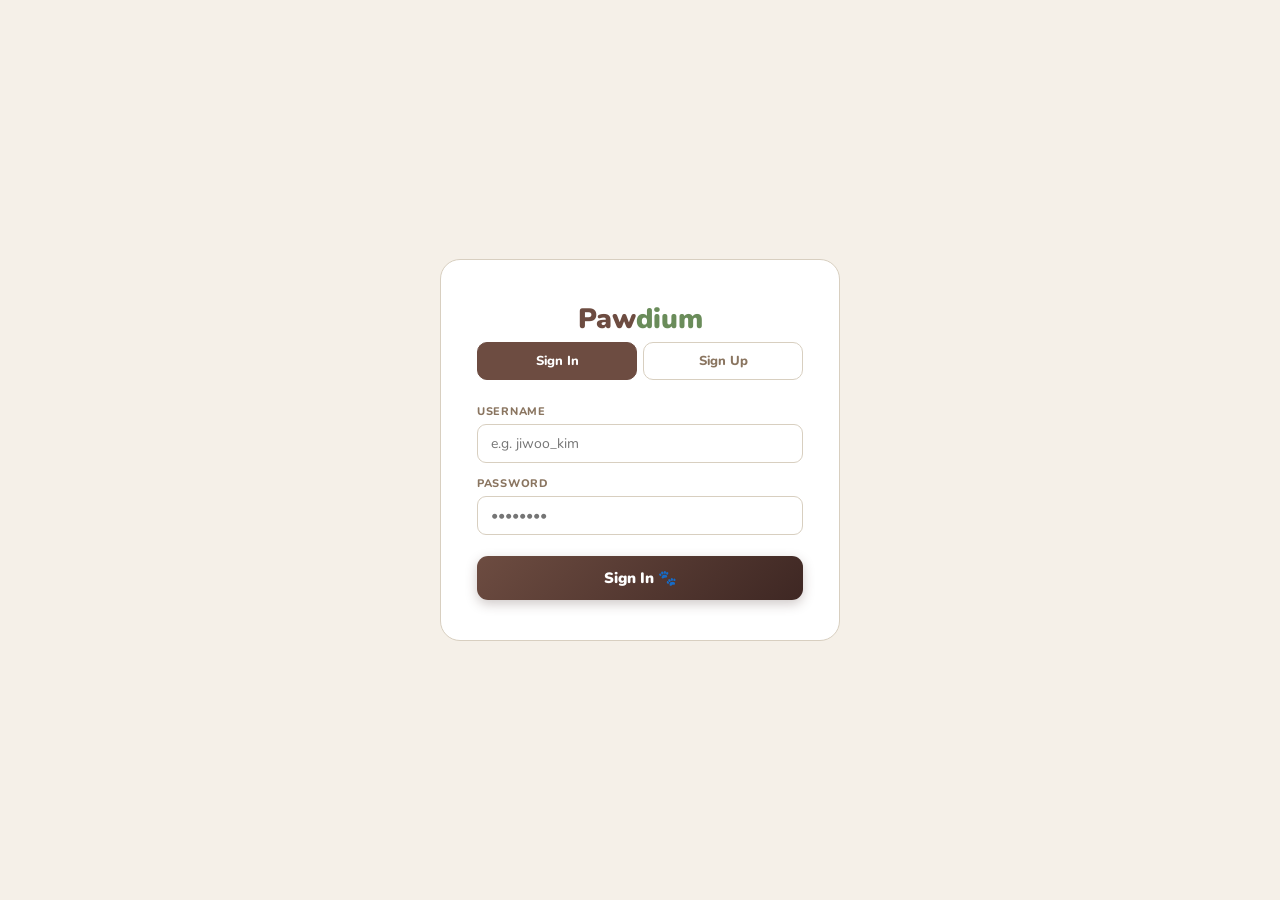
<file: static/login.html>
<!DOCTYPE html>
<html lang="en">
<head>
  <meta charset="UTF-8"/>
  <meta name="viewport" content="width=device-width, initial-scale=1.0"/>
  <title>Paw<span>dium</span> — Welcome Back</title>
  <link href="https://fonts.googleapis.com/css2?family=Nunito:wght@400;600;700;800;900&display=swap" rel="stylesheet"/>
  <link rel="stylesheet" href="/static/style.css"/>
  <style>
    .login-wrap{
      min-height:100vh;
      display:flex;
      align-items:center;
      justify-content:center;
      background:var(--bg);
    }
    .login-box{
      background:#fff;
      border:1.5px solid var(--border);
      border-radius:20px;
      padding:40px 36px;
      width:100%;
      max-width:400px;
    }
    .login-logo{
      font-size:28px;
      font-weight:900;
      color:var(--brand);
      text-align:center;
      margin-bottom:4px;
    }
    .login-logo span{color:var(--brand2)}
    .login-sub{
      text-align:center;
      font-size:13px;
      color:var(--muted);
      margin-bottom:28px;
    }
    .tab-row{
      display:grid;
      grid-template-columns:1fr 1fr;
      gap:6px;
      margin-bottom:24px;
    }
    .tab-btn{
      padding:9px;
      border-radius:10px;
      border:1.5px solid var(--border);
      background:#fff;
      font-size:13px;
      font-weight:800;
      cursor:pointer;
      font-family:'Nunito',sans-serif;
      color:var(--muted);
      transition:all .15s;
    }
    .tab-btn.active{
      background:var(--brand);
      color:#fff;
      border-color:var(--brand);
    }
    .error-msg{
      background:#fff0f0;
      border:1px solid #ffb3b3;
      border-radius:9px;
      padding:9px 12px;
      font-size:12px;
      font-weight:700;
      color:var(--brand);
      margin-bottom:12px;
      display:none;
    }
    .error-msg.show{display:block}
    .success-msg{
      background:#f0fdf4;
      border:1px solid #86efac;
      border-radius:9px;
      padding:9px 12px;
      font-size:12px;
      font-weight:700;
      color:#166534;
      margin-bottom:12px;
      display:none;
    }
    .success-msg.show{display:block}
  </style>
</head>
<body>

<div class="login-wrap">
  <div class="login-box">

    <div class="login-logo">Paw<span>dium</span></div>
    

    <div class="tab-row">
      <button class="tab-btn active" onclick="switchTab('login')">Sign In</button>
      <button class="tab-btn" onclick="switchTab('register')">Sign Up</button>
    </div>

    <div class="error-msg" id="error-msg"></div>
    <div class="success-msg" id="success-msg"></div>

    <!-- LOGIN FORM -->
    <div id="form-login">
      <div class="field">
        <label>Username</label>
        <input id="l-user" placeholder="e.g. jiwoo_kim" autocomplete="username"/>
      </div>
      <div class="field">
        <label>Password</label>
        <input id="l-pass" type="password" placeholder="••••••••" autocomplete="current-password"/>
      </div>
      <button class="submit-btn" onclick="handleLogin()" style="margin-top:8px">
        Sign In 🐾
      </button>
    </div>

    <!-- REGISTER FORM -->
    <div id="form-register" style="display:none">
      <div class="field">
        <label>Username</label>
        <input id="r-user" placeholder="e.g. jiwoo_kim" autocomplete="username"/>
      </div>
      <div class="field">
        <label>Password</label>
        <input id="r-pass" type="password" placeholder="••••••••" autocomplete="new-password"/>
      </div>
      <div class="field">
        <label>Confirm Password</label>
        <input id="r-pass2" type="password" placeholder="••••••••" autocomplete="new-password"/>
      </div>
      <button class="submit-btn" onclick="handleRegister()" style="margin-top:8px">
        Create Account 🚀
      </button>
    </div>

  </div>
</div>

<script>
function switchTab(tab) {
  document.querySelectorAll('.tab-btn').forEach((b, i) => {
    b.classList.toggle('active', (tab === 'login' && i === 0) || (tab === 'register' && i === 1));
  });
  document.getElementById('form-login').style.display    = tab === 'login'    ? 'block' : 'none';
  document.getElementById('form-register').style.display = tab === 'register' ? 'block' : 'none';
  clearMessages();
}

function showError(msg) {
  const el = document.getElementById('error-msg');
  el.textContent = msg;
  el.classList.add('show');
  document.getElementById('success-msg').classList.remove('show');
}

function showSuccess(msg) {
  const el = document.getElementById('success-msg');
  el.textContent = msg;
  el.classList.add('show');
  document.getElementById('error-msg').classList.remove('show');
}

function clearMessages() {
  document.getElementById('error-msg').classList.remove('show');
  document.getElementById('success-msg').classList.remove('show');
}

async function handleLogin() {
  const username = document.getElementById('l-user').value.trim();
  const password = document.getElementById('l-pass').value;
  if (!username || !password) { showError('Please fill in all fields'); return; }

  const res = await fetch('/login', {
    method: 'POST',
    headers: { 'Content-Type': 'application/json' },
    body: JSON.stringify({ username, password })
  });
  const data = await res.json();

  if (res.ok) {
    localStorage.setItem('pawrank_user', username);
    localStorage.setItem('pawrank_pet', data.pet_name || '');
    window.location.href = '/feed';
  } else {
    showError(data.detail || 'Login failed');
  }
}

async function handleRegister() {
  const username = document.getElementById('r-user').value.trim();
  const password = document.getElementById('r-pass').value;
  const confirm  = document.getElementById('r-pass2').value;

  if (!username || !password) { showError('Please fill in all fields'); return; }
  if (password !== confirm)   { showError('Passwords do not match');    return; }
  if (password.length < 4)    { showError('Password too short (min 4 chars)'); return; }

  const res = await fetch('/register', {
    method: 'POST',
    headers: { 'Content-Type': 'application/json' },
    body: JSON.stringify({ username, password })
  });
  const data = await res.json();

  if (res.ok) {
    showSuccess('Account created! Signing you in...');
    setTimeout(async () => {
      const res2 = await fetch('/login', {
        method: 'POST',
        headers: { 'Content-Type': 'application/json' },
        body: JSON.stringify({ username, password })
      });
      if (res2.ok) {
        localStorage.setItem('pawrank_user', username);
        window.location.href = '/feed';
      }
    }, 1000);
  } else {
    showError(data.detail || 'Registration failed');
  }
}

// Enter key support
document.addEventListener('keydown', e => {
  if (e.key === 'Enter') {
    const loginVisible = document.getElementById('form-login').style.display !== 'none';
    if (loginVisible) handleLogin();
    else handleRegister();
  }
});

// Redirect if already logged in
const savedUser = localStorage.getItem('pawrank_user');
if (savedUser) {
  fetch(`/profile/${savedUser}`)
    .then(res => {
      if (res.ok) {
        window.location.href = '/feed';
      } else {
        localStorage.clear();
      }
    })
    .catch(() => localStorage.clear());
}
</script>
</body>
</html>
</file>
<file: static/style.css>
@import url('https://fonts.googleapis.com/css2?family=Bebas+Neue&family=Nunito:wght@400;600;700;800;900&display=swap');

*{box-sizing:border-box;margin:0;padding:0}
:root{
  --brand:#6d4c41;
  --brand2:#6a8c5a;
  --brand-dark:#3e2723;
  --brand2-dark:#4a6741;
  --hot:#c0714a;
  --bg:#f5f0e8;
  --card:#fffdf8;
  --border:#d8cfc0;
  --text:#2c1f14;
  --muted:#8a7560;
  --r:12px;
  --accent:#d4a853;
}

body{
  font-family:'Nunito',sans-serif;
  background:var(--bg);
  color:var(--text);
  min-height:100vh;
}

nav{
  display:flex;
  align-items:center;
  justify-content:space-between;
  padding:13px 28px;
  background:linear-gradient(135deg,var(--brand-dark),var(--brand));
  position:sticky;
  top:0;
  z-index:100;
  box-shadow:0 2px 12px rgba(62,39,35,.3);
}
.logo{
  font-family:'Bebas Neue',sans-serif;
  font-size:26px;color:#fff;letter-spacing:2px;
}
.logo span{color:var(--brand2)}
.nav-right{display:flex;gap:6px;align-items:center}
.nav-right a{text-decoration:none}
.nav-tab{
  padding:7px 16px;border-radius:20px;
  font-size:13px;font-weight:700;cursor:pointer;border:none;
  background:rgba(255,255,255,.15);
  color:rgba(255,255,255,.8);
  font-family:'Nunito',sans-serif;transition:all .15s;
}
.nav-tab:hover{background:rgba(255,255,255,.25);color:#fff}
.nav-tab.active{background:var(--brand2);color:#fff}

.app{display:flex;min-height:calc(100vh - 56px)}
.main-area{flex:1;padding:24px 28px;min-width:0;overflow-y:auto}
.sidebar{
  width:290px;flex-shrink:0;
  border-left:1.5px solid var(--border);
  padding:20px 16px;background:var(--card);
  position:sticky;top:56px;
  height:calc(100vh - 56px);overflow-y:auto;
}

.submit-wrap{
  max-width:560px;margin:0 auto;padding:24px 28px 80px;
}

.banner{
  border-radius:var(--r);padding:20px 24px;
  color:#fff;margin-bottom:20px;
  background:linear-gradient(135deg,var(--brand),var(--brand-dark));
  position:relative;overflow:hidden;border:none;
}
.banner::before{
  content:'';position:absolute;top:-30px;right:-30px;
  width:120px;height:120px;
  background:rgba(255,255,255,.06);border-radius:50%;
}
.banner::after{
  content:'🏆';position:absolute;right:22px;top:50%;
  transform:translateY(-50%);font-size:52px;opacity:.15;
}
.banner-teal{background:linear-gradient(135deg,var(--brand2-dark),var(--brand2))}
.banner-teal::after{content:'📸'}
.banner-label{
  font-size:10px;font-weight:800;
  letter-spacing:2px;text-transform:uppercase;
  opacity:.85;margin-bottom:3px;
}
.banner-title{font-size:21px;font-weight:900}
.banner-row{display:flex;align-items:center;gap:8px;margin-top:8px;flex-wrap:wrap}
.banner-pill{
  background:rgba(255,255,255,.2);border-radius:20px;
  padding:4px 12px;font-size:11px;font-weight:800;
}

.live-dot{
  width:7px;height:7px;border-radius:50%;
  background:#4ade80;display:inline-block;
  margin-right:4px;animation:pulse 1.4s infinite;
}
@keyframes pulse{0%,100%{opacity:1}50%{opacity:.3}}

.board-header{
  display:grid;grid-template-columns:46px 1fr 80px;
  padding:0 14px 8px;
  font-size:10px;font-weight:800;
  color:var(--muted);letter-spacing:.6px;text-transform:uppercase;
}
.rank-row{
  display:grid;grid-template-columns:46px 1fr 80px;
  align-items:center;background:var(--card);
  border:1.5px solid var(--border);border-radius:var(--r);
  padding:11px 14px;margin-bottom:7px;
  transition:transform .12s,box-shadow .12s;
  position:relative;overflow:hidden;
}
.rank-row::before{
  content:'';position:absolute;left:0;top:0;bottom:0;
  width:3px;background:var(--brand);opacity:0;transition:opacity .15s;
}
.rank-row:hover{transform:translateX(4px);box-shadow:0 2px 12px rgba(62,39,35,.1)}
.rank-row:hover::before{opacity:1}
.rank-row.gold{border-color:#FFD700;border-width:2px;background:linear-gradient(135deg,#fffdf0,#fffdf8)}
.rank-row.gold::before{background:#FFD700;opacity:1}
.rank-row.silver{border-color:#C0C0C0;border-width:2px;background:linear-gradient(135deg,#fafaf8,#fffdf8)}
.rank-row.silver::before{background:#C0C0C0;opacity:1}
.rank-row.bronze{border-color:#CD7F32;border-width:2px;background:linear-gradient(135deg,#fff8f4,#fffdf8)}
.rank-row.bronze::before{background:#CD7F32;opacity:1}
.rank-row.normal{background:#faf8f5}

.rank-num{font-size:19px;font-weight:900;text-align:center}
.rank-pet{display:flex;align-items:center;gap:10px}
.pet-av{
  width:42px;height:42px;border-radius:50%;
  display:flex;align-items:center;justify-content:center;
  font-size:22px;flex-shrink:0;
  border:2px solid var(--border);overflow:hidden;
}
.pet-name{font-size:14px;font-weight:800}
.pet-owner{font-size:11px;color:var(--muted)}
.type-tag{
  display:inline-block;background:#ede8e0;
  border-radius:20px;padding:1px 7px;
  font-size:10px;font-weight:700;color:var(--brand);margin-top:2px;
}
.badge-tag{
  display:inline-block;
  background:linear-gradient(135deg,#FFD700,#FFA500);
  color:#7a5500;border-radius:20px;
  padding:1px 8px;font-size:10px;font-weight:800;
  margin-top:2px;margin-left:4px;
}
.score-col{text-align:right}
.score-num{font-size:17px;font-weight:900;color:var(--brand);display:inline-block}
.score-lbl{font-size:10px;color:var(--muted);font-weight:700}

@keyframes scoreFlash{
  0%{transform:scale(1)}
  40%{transform:scale(1.25);color:var(--brand2)}
  100%{transform:scale(1)}
}
.flash{animation:scoreFlash .32s ease}

.countdown-box{
  background:linear-gradient(135deg,#f1ebe0,#ede8e0);
  border:1.5px solid var(--border);
  border-radius:10px;padding:9px 12px;margin-bottom:14px;
  display:flex;align-items:center;justify-content:space-between;
}
.cd-label{font-size:11px;font-weight:700;color:var(--brand-dark)}
.cd-time{font-size:15px;font-weight:900;color:var(--brand);font-family:monospace}
.s-title{
  font-size:13px;font-weight:900;margin-bottom:4px;
  display:flex;align-items:center;justify-content:space-between;
  color:var(--text);
}
.s-sub{font-size:11px;color:var(--muted);margin-bottom:10px}
.hot-badge{
  background:#fdf0e0;color:#8a4a20;
  border-radius:20px;padding:2px 9px;font-size:10px;font-weight:800;
}
.hot-item{
  display:flex;align-items:center;gap:8px;
  padding:8px 9px;border-radius:9px;margin-bottom:5px;
  border:1px solid transparent;cursor:pointer;transition:background .1s;
}
.hot-item:hover{background:#f5f0e8;border-color:var(--border)}
.hot-item.top3{border-color:#d4a853;background:#fffdf0}
.h-rank{font-size:12px;font-weight:900;width:20px;text-align:center;flex-shrink:0}
.h-emoji{font-size:20px;flex-shrink:0}
.h-info{flex:1;min-width:0}
.h-name{font-size:12px;font-weight:800;white-space:nowrap;overflow:hidden;text-overflow:ellipsis}
.h-owner{font-size:10px;color:var(--muted)}
.h-bar{height:3px;background:#ede8e0;border-radius:2px;margin-top:3px}
.h-bar-fill{height:100%;background:var(--brand2);border-radius:2px;transition:width .35s}
.h-count{font-size:11px;font-weight:900;color:var(--hot);flex-shrink:0}
.s-divider{border:none;border-top:1px solid var(--border);margin:14px 0}

.stray-row{
  display:flex;align-items:center;gap:8px;
  padding:7px 0;border-bottom:1px solid var(--border);
}
.stray-row:last-child{border-bottom:none}
.stray-emoji{font-size:20px}
.stray-info{flex:1}
.stray-name{font-size:12px;font-weight:800}
.stray-desc{font-size:10px;color:var(--muted)}
.adopt-btn{
  background:var(--brand2);color:#fff;border:none;border-radius:20px;
  padding:3px 10px;font-size:10px;font-weight:800;
  cursor:pointer;font-family:'Nunito',sans-serif;transition:background .15s;
}
.adopt-btn:hover{background:var(--brand2-dark)}

.form-card{
  background:var(--card);border:1.5px solid var(--border);
  border-radius:var(--r);padding:20px;margin-bottom:16px;
}
.field{margin-bottom:13px}
.field label{
  display:block;font-size:11px;font-weight:800;
  color:var(--muted);text-transform:uppercase;
  letter-spacing:.7px;margin-bottom:5px;
}
.field input,.field select{
  width:100%;border:1.5px solid var(--border);border-radius:9px;
  padding:9px 13px;font-size:14px;font-family:'Nunito',sans-serif;
  outline:none;background:#fff;color:var(--text);transition:border-color .15s;
}
.field input:focus,.field select:focus{border-color:var(--brand2)}
.row2{display:grid;grid-template-columns:1fr 1fr;gap:12px}
.submit-btn{
  width:100%;
  background:linear-gradient(135deg,var(--brand),var(--brand-dark));
  color:#fff;border:none;border-radius:11px;
  padding:12px;font-size:15px;font-weight:900;
  cursor:pointer;font-family:'Nunito',sans-serif;
  transition:opacity .15s;
  box-shadow:0 4px 12px rgba(62,39,35,.25);
}
.submit-btn:hover{opacity:.9}
.remove-btn{
  width:100%;background:#fff;color:#c0392b;
  border:1.5px solid #c0392b;border-radius:11px;
  padding:10px;font-size:14px;font-weight:800;
  cursor:pointer;font-family:'Nunito',sans-serif;transition:all .15s;
}
.remove-btn:hover{background:#fff5f5}

.api-log{
  background:#1a1208;color:#c8b89a;
  border-radius:9px;padding:12px;font-family:monospace;font-size:11px;
  max-height:130px;overflow-y:auto;
  margin-top:12px;white-space:pre-wrap;word-break:break-all;
}
.s-lbl{
  font-size:11px;font-weight:800;color:var(--muted);
  letter-spacing:.6px;text-transform:uppercase;margin-bottom:10px;
}
.loading{text-align:center;padding:40px;color:var(--muted)}
.toast{
  position:fixed;bottom:24px;left:50%;
  transform:translateX(-50%) translateY(8px);
  background:var(--brand-dark);color:#fff;
  padding:10px 22px;border-radius:20px;
  font-size:13px;font-weight:700;z-index:999;opacity:0;
  transition:opacity .22s,transform .22s;pointer-events:none;
}
.toast.show{opacity:1;transform:translateX(-50%) translateY(0)}

.bottom-nav{
  position:fixed;bottom:0;left:0;right:0;
  background:var(--card);border-top:2px solid var(--border);
  display:flex;justify-content:space-around;
  padding:10px 0 14px;z-index:100;
  box-shadow:0 -2px 12px rgba(62,39,35,.08);
}
.bottom-btn{
  display:flex;flex-direction:column;align-items:center;gap:2px;
  background:none;border:none;cursor:pointer;
  font-size:10px;font-weight:700;color:var(--muted);
  font-family:'Nunito',sans-serif;transition:color .15s;
}
.bottom-btn.active{color:var(--brand)}
.bottom-btn:hover{color:var(--brand)}
.bottom-icon{font-size:22px}
</file>
